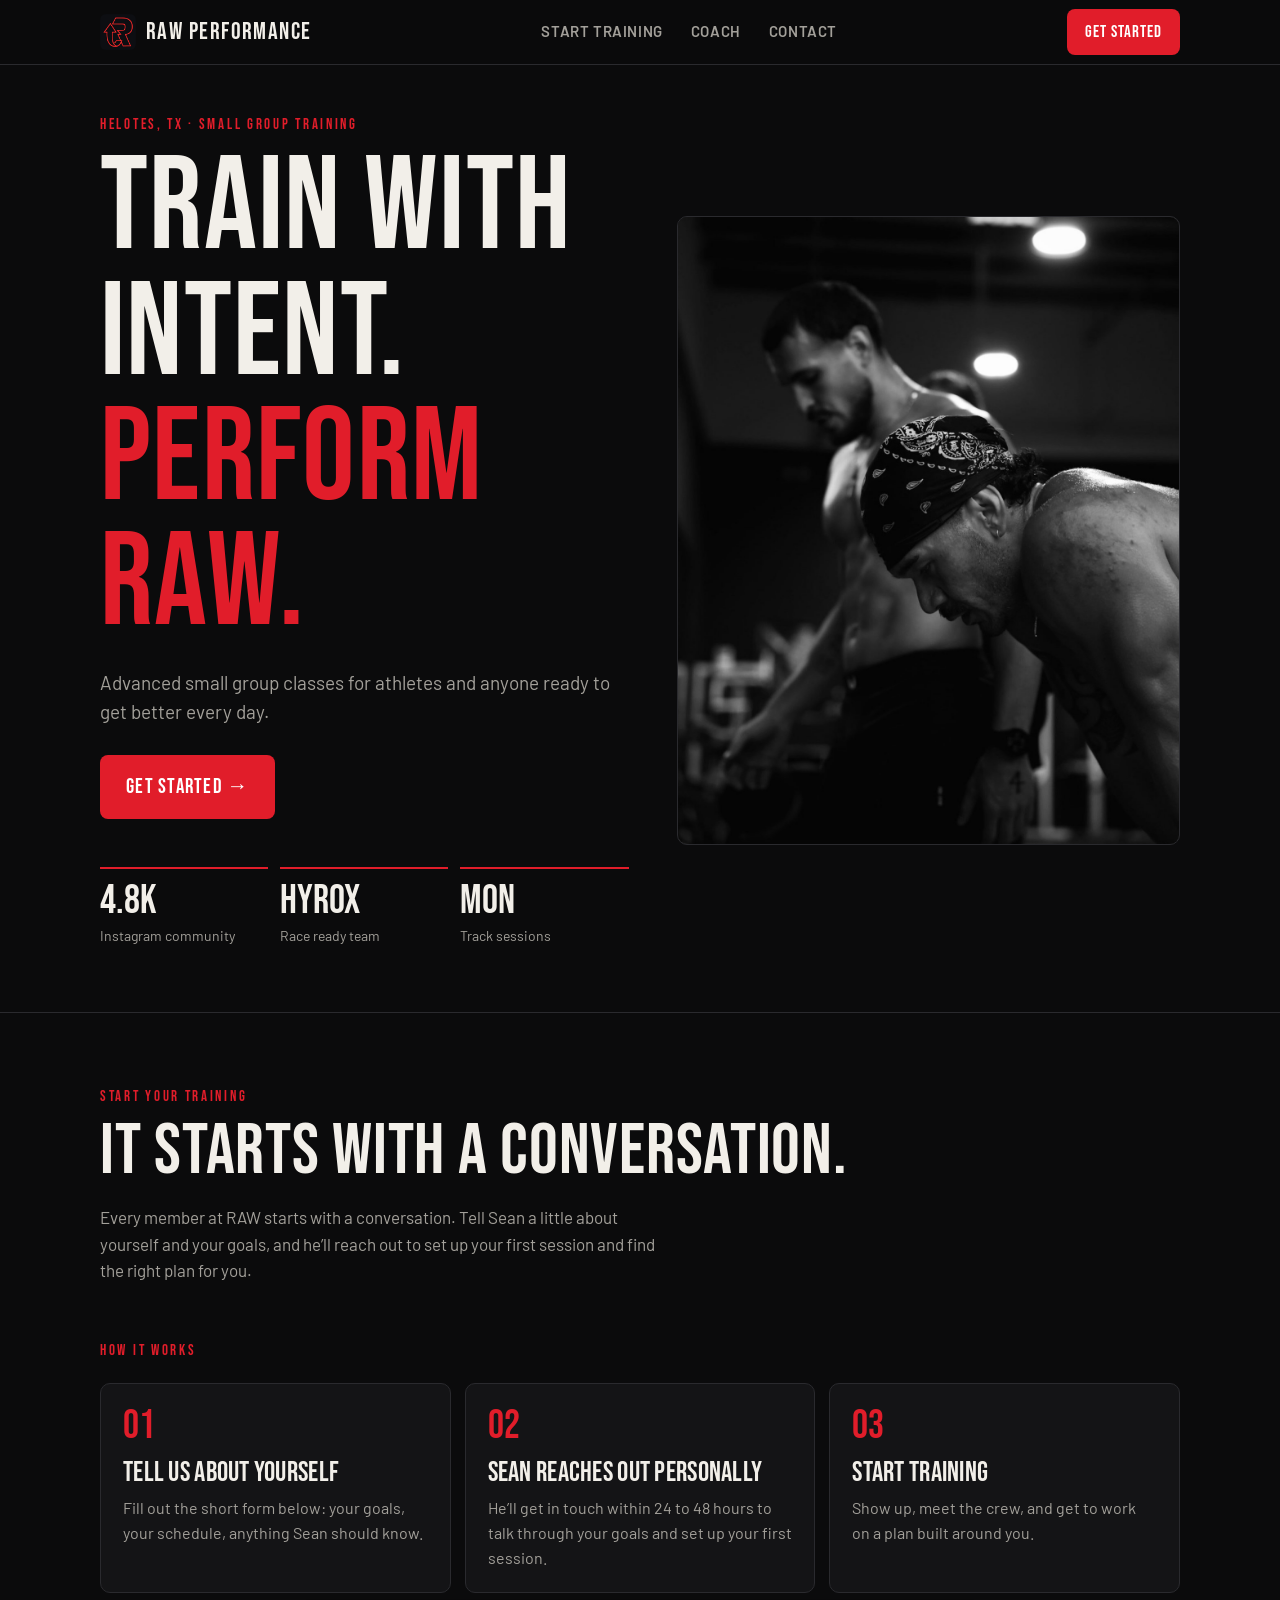
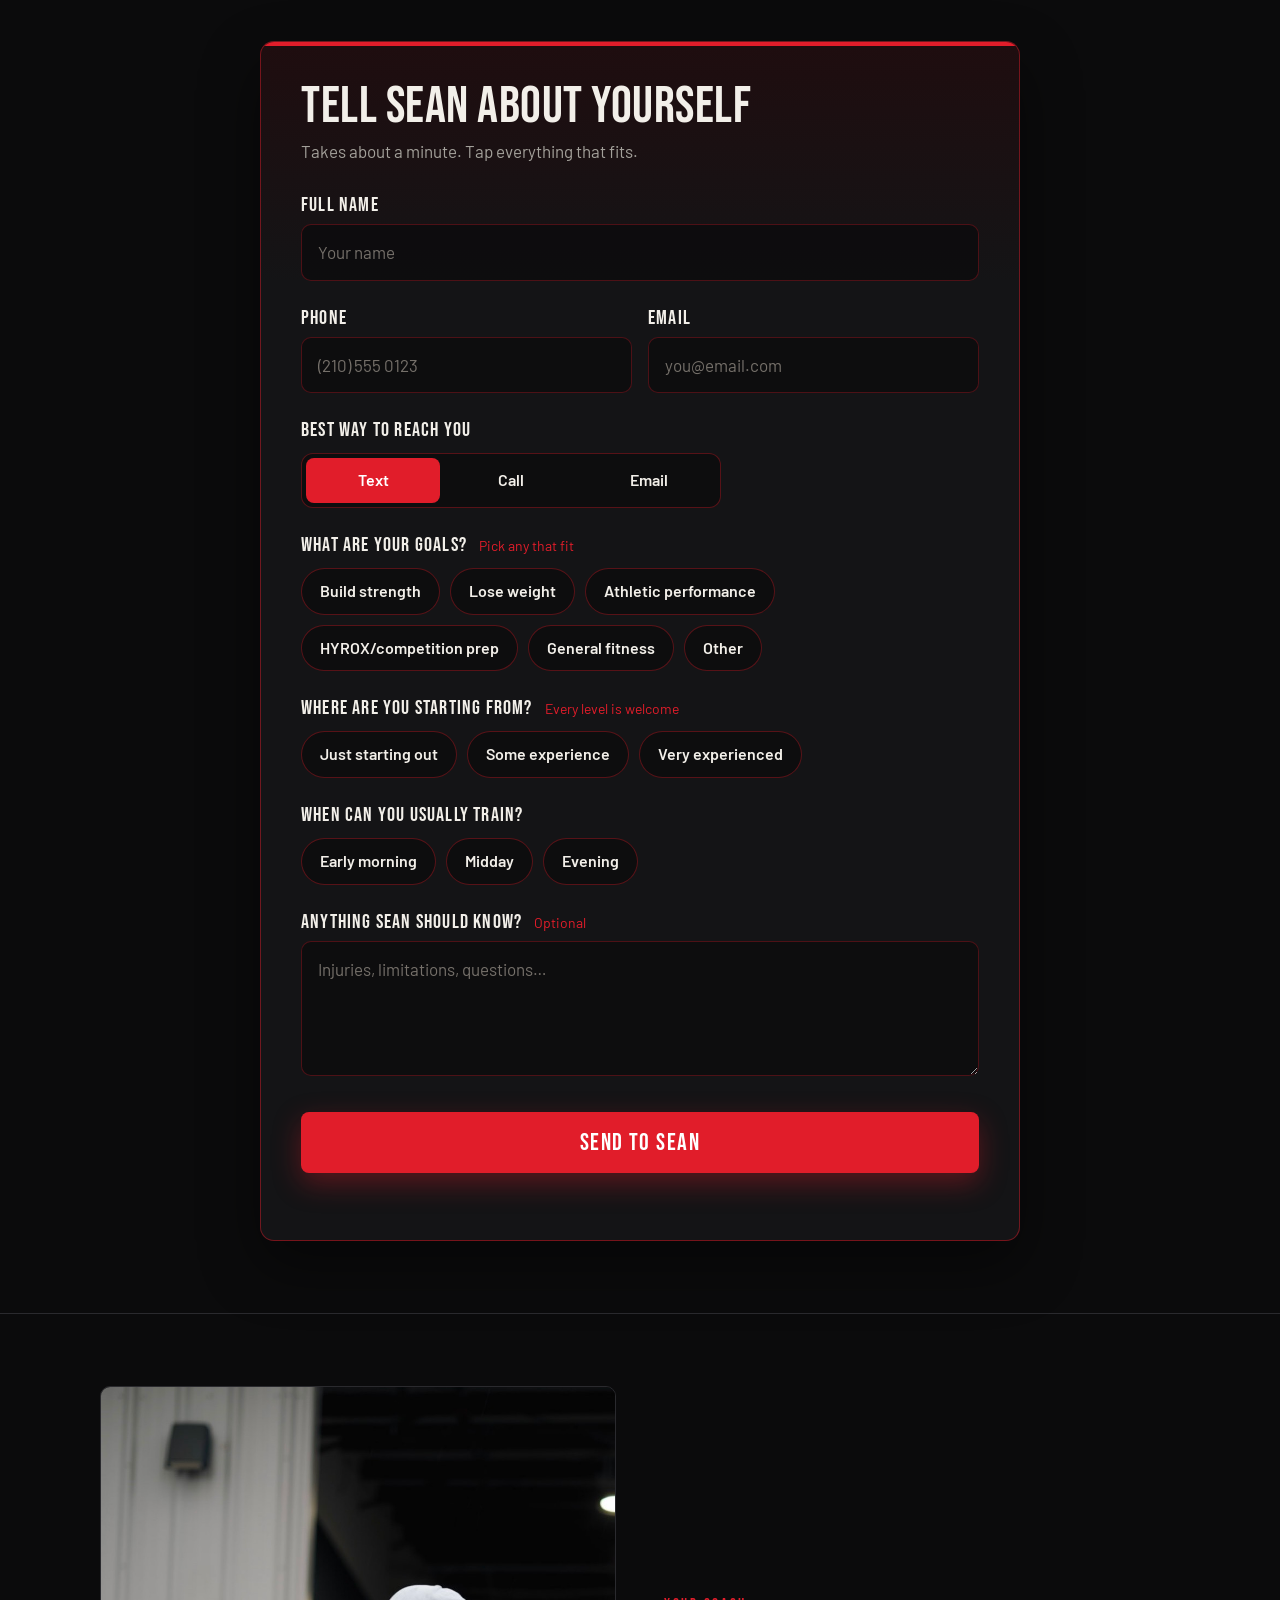
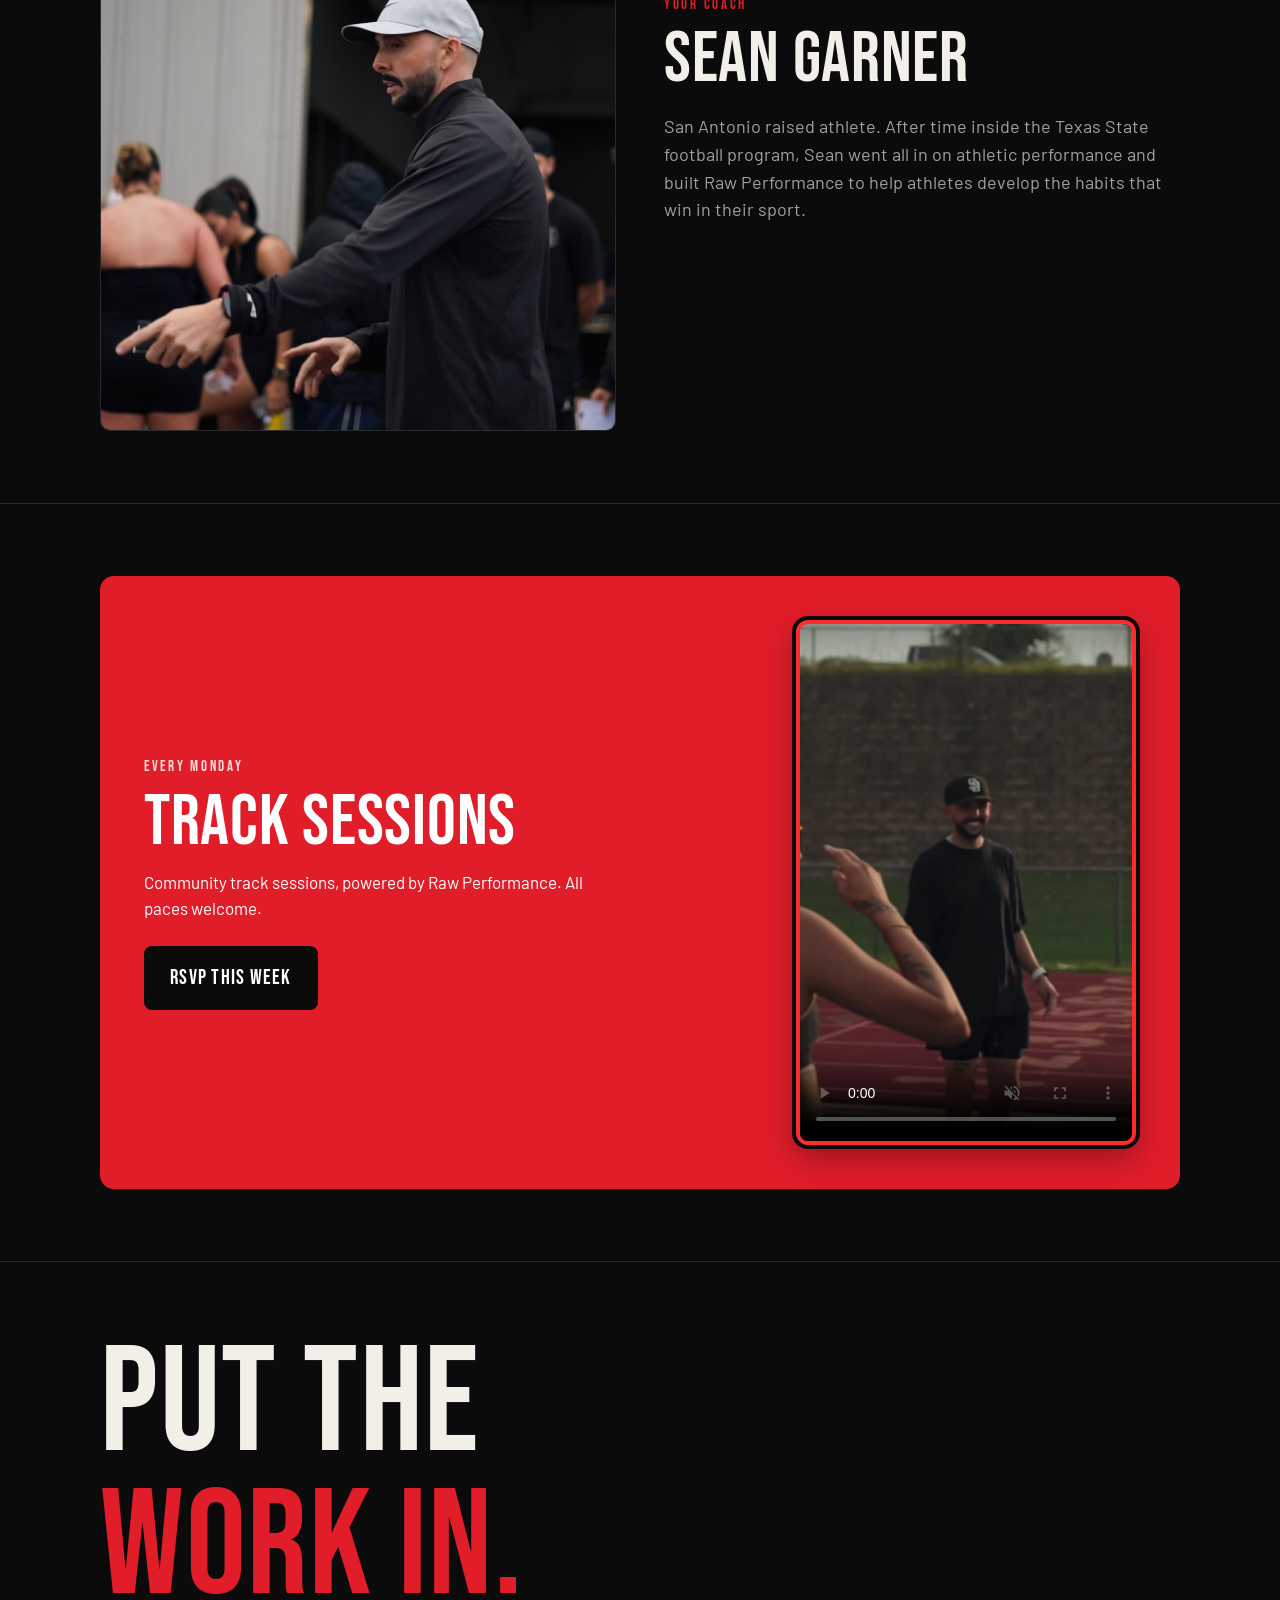
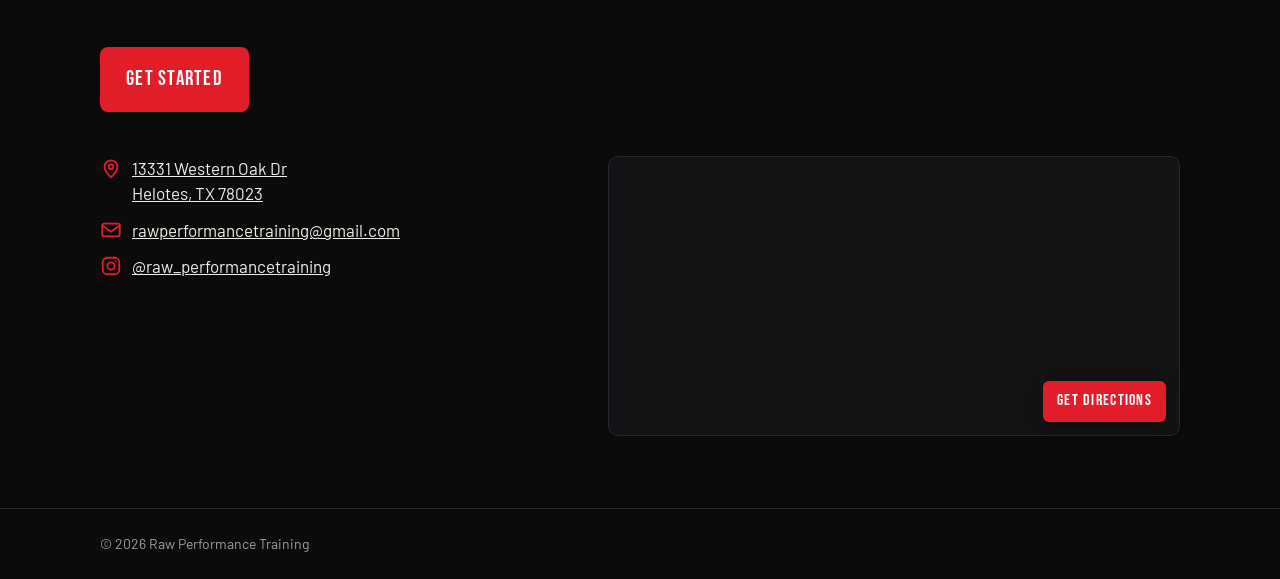
<file: index.html>
<!DOCTYPE html>
<html lang="en">
<head>
  <meta charset="UTF-8">
  <meta name="viewport" content="width=device-width, initial-scale=1">
  <title>Raw Performance Training | Helotes Small Group Training</title>
  <meta name="description" content="Raw Performance Training: advanced small group classes and athletic coaching in Helotes, TX. Strength, speed, mobility, endurance and HYROX prep.">
  <meta name="theme-color" content="#0b0b0c">
  <link rel="icon" href="favicon.png" type="image/png">
  <link rel="apple-touch-icon" href="apple-touch-icon.png">
  <link rel="preconnect" href="https://fonts.googleapis.com">
  <link rel="preconnect" href="https://fonts.gstatic.com" crossorigin>
  <link href="https://fonts.googleapis.com/css2?family=Barlow:ital,wght@0,400;0,600;1,400&family=Bebas+Neue&display=swap" rel="stylesheet">
  <link rel="stylesheet" href="styles.css">
</head>
<body>
  <header class="site-header">
    <div class="wrap">
      <a class="brand" href="#top"><img src="images/logo.png" alt="" width="36" height="36">RAW PERFORMANCE</a>
      <nav class="nav" id="nav" aria-label="Main">
        <a href="#get-started">Start Training</a>
        <a href="#coach">Coach</a>
        <a href="#contact">Contact</a>
      </nav>
      <div class="header-actions">
        <a class="btn btn-red btn-sm" href="#get-started">GET STARTED</a>
        <button class="menu-btn" id="menuBtn" aria-label="Open menu" aria-expanded="false" aria-controls="nav"><span></span></button>
      </div>
    </div>
  </header>

  <main id="top">
    <section class="hero">
      <div class="wrap hero-grid">
        <div>
          <span class="eyebrow">HELOTES, TX · SMALL GROUP TRAINING</span>
          <h1>TRAIN WITH INTENT.<br><span class="accent">PERFORM RAW.</span></h1>
          <p class="lede">Advanced small group classes for athletes and anyone ready to get better every day.</p>
          <div class="hero-ctas">
            <a class="btn btn-red" href="#get-started">GET STARTED →</a>
          </div>
          <div class="stats">
            <div class="stat"><strong>4.8K</strong><span>Instagram community</span></div>
            <div class="stat"><strong>HYROX</strong><span>Race ready team</span></div>
            <div class="stat"><strong>MON</strong><span>Track sessions</span></div>
          </div>
        </div>
        <!-- The two photos crossfade on a loop (see .hero-media in styles.css) -->
        <div class="hero-media">
          <img src="images/hero-1.jpg" alt="Athlete doing sandbag lunges during a Raw Performance class" width="1284" height="1549">
          <img src="images/hero-2.jpg" alt="Athletes catching their breath between sets at Raw Performance" width="1283" height="1536">
        </div>
      </div>
    </section>

    <section class="section" id="get-started">
      <div class="wrap">
        <span class="eyebrow">START YOUR TRAINING</span>
        <h2>IT STARTS WITH A CONVERSATION.</h2>
        <p class="lede">Every member at RAW starts with a conversation. Tell Sean a little about yourself and your goals, and he’ll reach out to set up your first session and find the right plan for you.</p>

        <span class="eyebrow subhead">HOW IT WORKS</span>
        <div class="steps">
          <div class="pillar"><b>01</b><h3>TELL US ABOUT YOURSELF</h3><p>Fill out the short form below: your goals, your schedule, anything Sean should know.</p></div>
          <div class="pillar"><b>02</b><h3>SEAN REACHES OUT PERSONALLY</h3><p>He’ll get in touch within 24 to 48 hours to talk through your goals and set up your first session.</p></div>
          <div class="pillar"><b>03</b><h3>START TRAINING</h3><p>Show up, meet the crew, and get to work on a plan built around you.</p></div>
        </div>

        <form class="intake" id="intake" novalidate>
          <h3>TELL SEAN ABOUT YOURSELF</h3>
          <p class="intake-sub">Takes about a minute. Tap everything that fits.</p>
          <!-- Spam honeypot: hidden from people; bots tick it and Web3Forms discards the submission -->
          <input type="checkbox" name="botcheck" class="hp" tabindex="-1" autocomplete="off" aria-hidden="true">

          <div class="field">
            <label for="name">Full name</label>
            <input id="name" name="name" type="text" autocomplete="name" placeholder="Your name" required>
          </div>
          <div class="field-row">
            <div class="field">
              <label for="phone">Phone</label>
              <input id="phone" name="phone" type="tel" autocomplete="tel" placeholder="(210) 555 0123" required>
            </div>
            <div class="field">
              <label for="email">Email</label>
              <input id="email" name="email" type="email" autocomplete="email" placeholder="you@email.com" required>
            </div>
          </div>
          <fieldset class="field">
            <legend>Best way to reach you</legend>
            <div class="choices segmented">
              <label class="chip"><input type="radio" name="contact_method" value="Text" checked> Text</label>
              <label class="chip"><input type="radio" name="contact_method" value="Call"> Call</label>
              <label class="chip"><input type="radio" name="contact_method" value="Email"> Email</label>
            </div>
          </fieldset>
          <fieldset class="field">
            <legend>What are your goals? <span class="hint">Pick any that fit</span></legend>
            <div class="choices">
              <label class="chip"><input type="checkbox" name="goals" value="Build strength"> Build strength</label>
              <label class="chip"><input type="checkbox" name="goals" value="Lose weight"> Lose weight</label>
              <label class="chip"><input type="checkbox" name="goals" value="Athletic performance"> Athletic performance</label>
              <label class="chip"><input type="checkbox" name="goals" value="HYROX/competition prep"> HYROX/competition prep</label>
              <label class="chip"><input type="checkbox" name="goals" value="General fitness"> General fitness</label>
              <label class="chip"><input type="checkbox" name="goals" value="Other"> Other</label>
            </div>
          </fieldset>
          <fieldset class="field">
            <legend>Where are you starting from? <span class="hint">Every level is welcome</span></legend>
            <div class="choices">
              <label class="chip"><input type="radio" name="experience" value="Just starting out"> Just starting out</label>
              <label class="chip"><input type="radio" name="experience" value="Some experience"> Some experience</label>
              <label class="chip"><input type="radio" name="experience" value="Very experienced"> Very experienced</label>
            </div>
          </fieldset>
          <fieldset class="field">
            <legend>When can you usually train?</legend>
            <div class="choices">
              <label class="chip"><input type="checkbox" name="availability" value="Early morning"> Early morning</label>
              <label class="chip"><input type="checkbox" name="availability" value="Midday"> Midday</label>
              <label class="chip"><input type="checkbox" name="availability" value="Evening"> Evening</label>
            </div>
          </fieldset>
          <div class="field">
            <label for="notes">Anything Sean should know? <span class="hint">Optional</span></label>
            <textarea id="notes" name="notes" rows="4" placeholder="Injuries, limitations, questions…"></textarea>
          </div>

          <button class="btn btn-red btn-block" type="submit" id="intakeSubmit">SEND TO SEAN</button>
          <p class="form-msg" id="intakeMsg" role="status" aria-live="polite"></p>
        </form>
        <div class="intake intake-done" id="intakeDone" tabindex="-1" hidden>
          <h3 id="intakeThanks"></h3>
          <p>Keep an eye on your phone. In the meantime, come say hi at Monday track sessions.</p>
        </div>
      </div>
    </section>

    <section class="section" id="coach">
      <div class="wrap coach-grid">
        <img class="coach-media" src="images/coach-sean.jpg" alt="Coach Sean Garner leading a Raw Performance class" width="943" height="1476" loading="lazy">
        <div>
          <span class="eyebrow">YOUR COACH</span>
          <h2>SEAN GARNER</h2>
          <p>San Antonio raised athlete. After time inside the Texas State football program, Sean went all in on athletic performance and built Raw Performance to help athletes develop the habits that win in their sport.</p>
        </div>
      </div>
    </section>

    <section class="section" id="runclub">
      <div class="wrap">
        <div class="runclub">
          <div>
            <span class="eyebrow">EVERY MONDAY</span>
            <h2>TRACK SESSIONS</h2>
            <p>Community track sessions, powered by Raw Performance. All paces welcome.</p>
            <a class="btn" href="https://www.instagram.com/raw_performancetraining/" target="_blank" rel="noopener">RSVP THIS WEEK</a>
          </div>
          <video class="runclub-video" src="images/run-club.mp4" poster="images/run-club-poster.jpg" width="720" height="1112" autoplay muted loop playsinline controls preload="metadata" aria-label="Track session highlights"></video>
        </div>
      </div>
    </section>

    <section class="section cta-final" id="contact">
      <div class="wrap">
        <h2>PUT THE<br><span class="accent">WORK IN.</span></h2>
        <a class="btn btn-red" href="#get-started">GET STARTED</a>
        <div class="contact-grid">
          <div class="contact-list">
            <address>
              <a class="contact-link" href="https://www.google.com/maps/dir/?api=1&amp;destination=13331+Western+Oak+Dr,+Helotes,+TX+78023" data-directions target="_blank" rel="noopener"><svg class="contact-icon" viewBox="0 0 24 24" aria-hidden="true"><path d="M12 21s-7-6.2-7-11.5a7 7 0 0 1 14 0C19 14.8 12 21 12 21z"/><circle cx="12" cy="9.5" r="2.5"/></svg><span>13331 Western Oak Dr<br>Helotes, TX 78023</span></a>
            </address>
            <a class="contact-link" href="mailto:rawperformancetraining@gmail.com"><svg class="contact-icon" viewBox="0 0 24 24" aria-hidden="true"><rect x="2.5" y="5" width="19" height="14" rx="2"/><path d="M2.5 7l9.5 7 9.5-7"/></svg><span>rawperformancetraining@gmail.com</span></a>
            <a class="contact-link" href="https://www.instagram.com/raw_performancetraining/" target="_blank" rel="noopener"><svg class="contact-icon" viewBox="0 0 24 24" aria-hidden="true"><rect x="3" y="3" width="18" height="18" rx="5"/><circle cx="12" cy="12" r="4"/><circle cx="17.3" cy="6.7" r="1" fill="currentColor" stroke="none"/></svg><span>@raw_performancetraining</span></a>
          </div>
          <div class="map-wrap">
            <iframe class="map" src="https://www.google.com/maps?q=13331+Western+Oak+Dr,+Helotes,+TX+78023&amp;output=embed" title="Map to Raw Performance Training, 13331 Western Oak Dr, Helotes" tabindex="-1" aria-hidden="true" loading="lazy" referrerpolicy="no-referrer-when-downgrade"></iframe>
            <!-- Covers the map so a tap opens directions (Apple Maps on Apple devices, Google Maps elsewhere; see script.js) -->
            <a class="map-link" href="https://www.google.com/maps/dir/?api=1&amp;destination=13331+Western+Oak+Dr,+Helotes,+TX+78023" data-directions target="_blank" rel="noopener"><span>GET DIRECTIONS</span></a>
          </div>
        </div>
      </div>
    </section>
  </main>

  <footer class="site-footer">
    <div class="wrap">© <span id="year">2026</span> Raw Performance Training</div>
  </footer>

  <script src="script.js"></script>
</body>
</html>
</file>
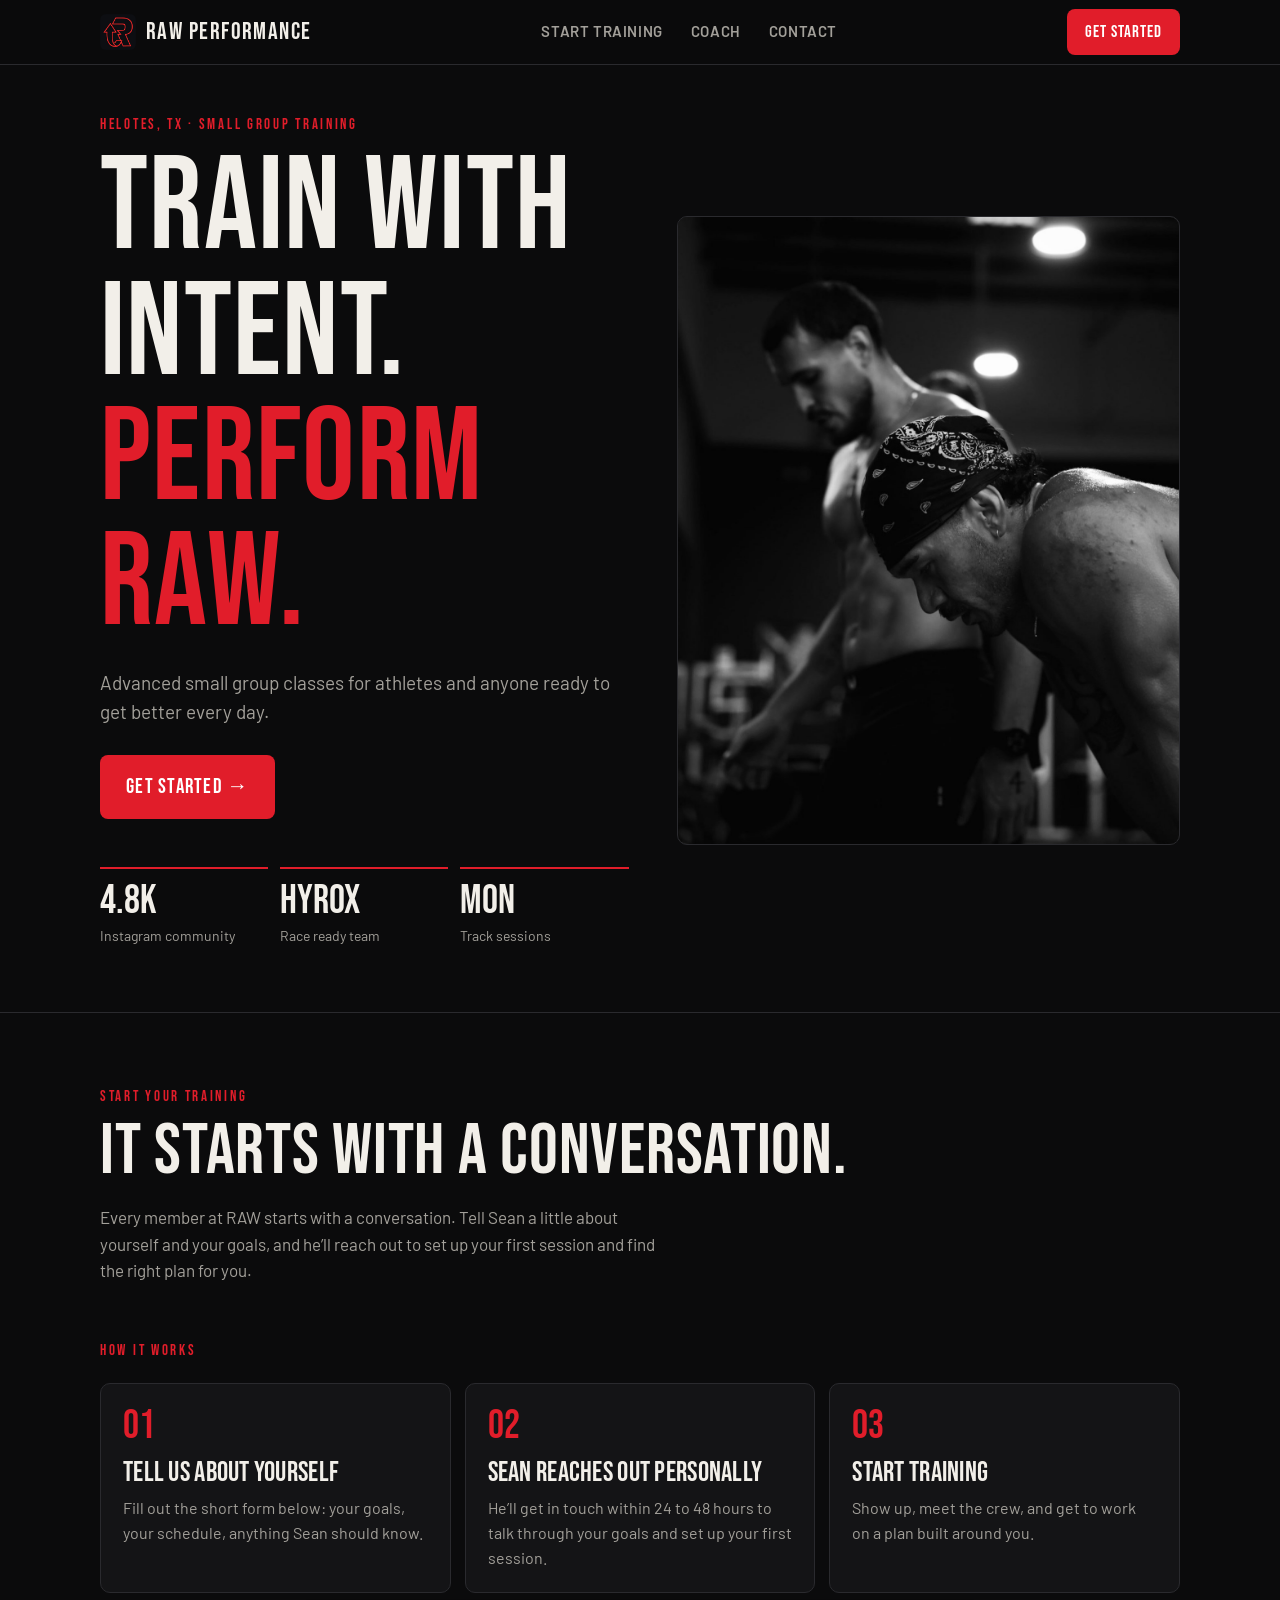
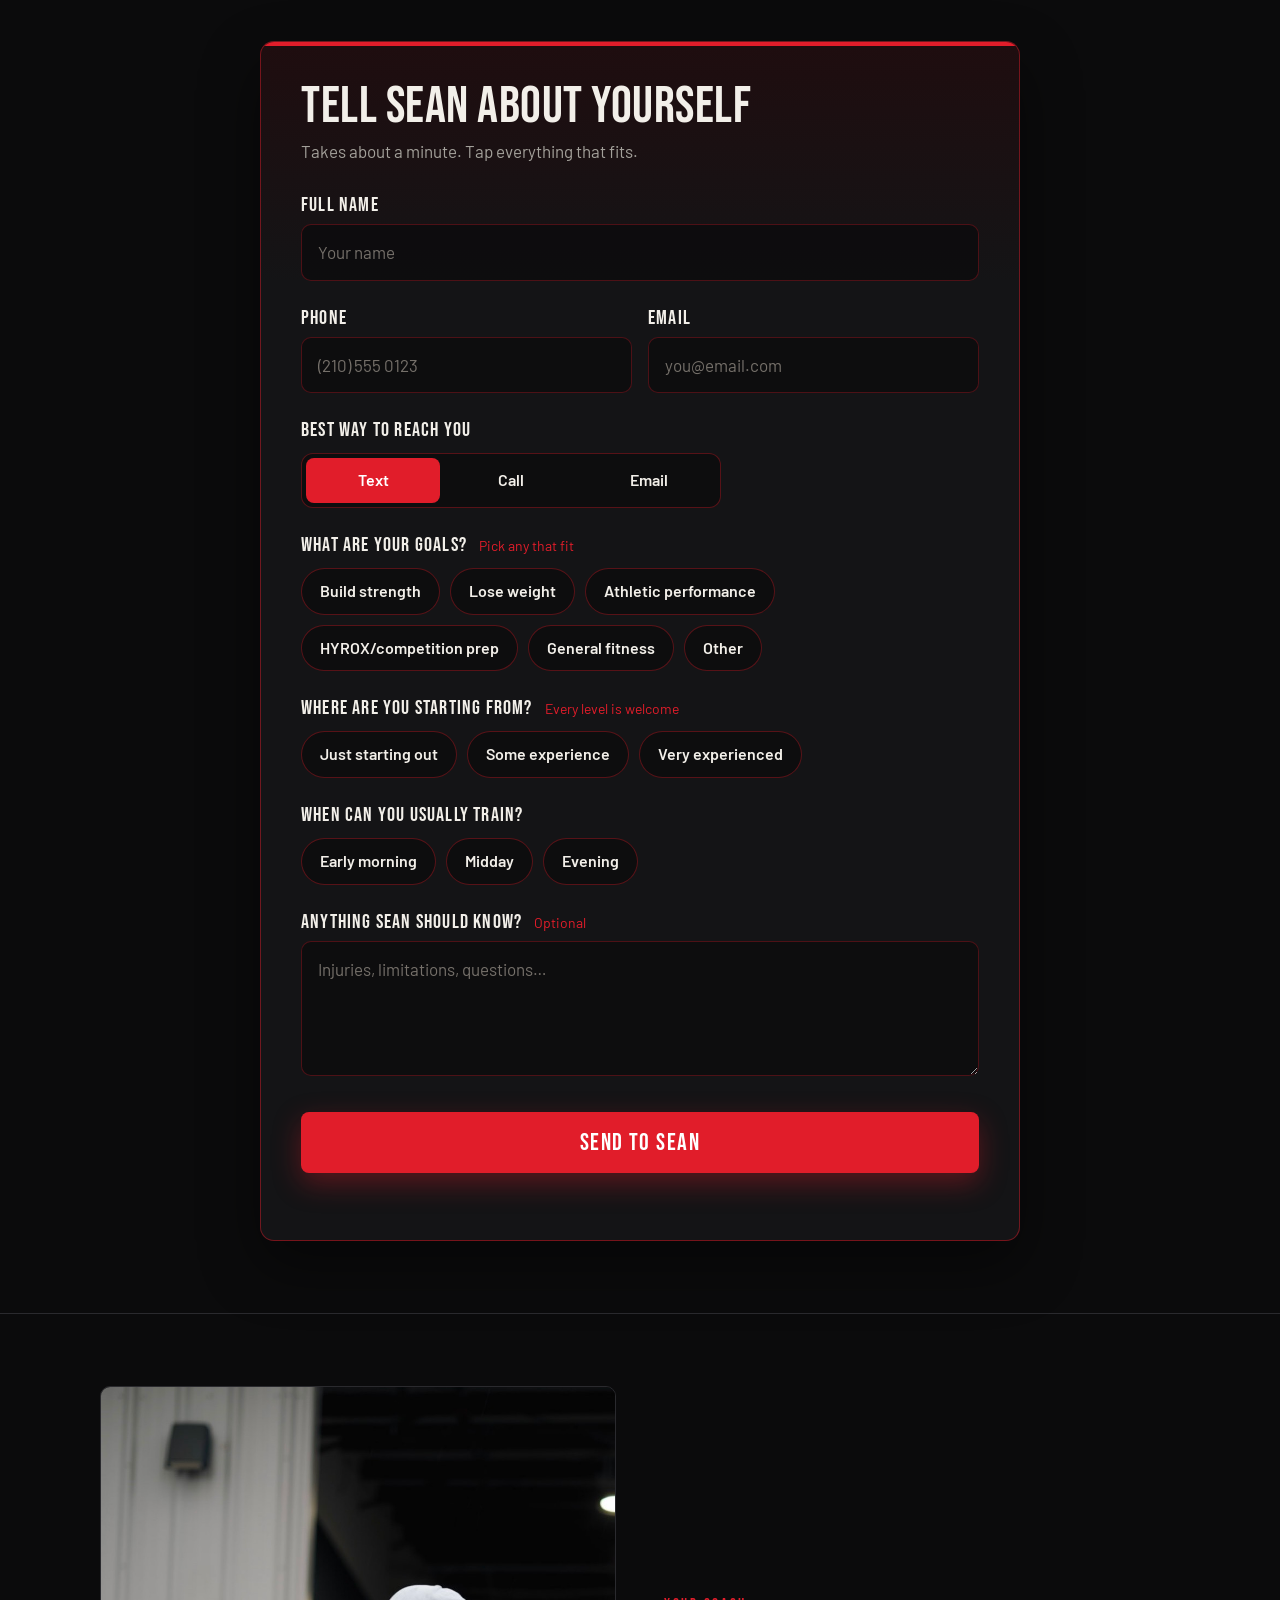
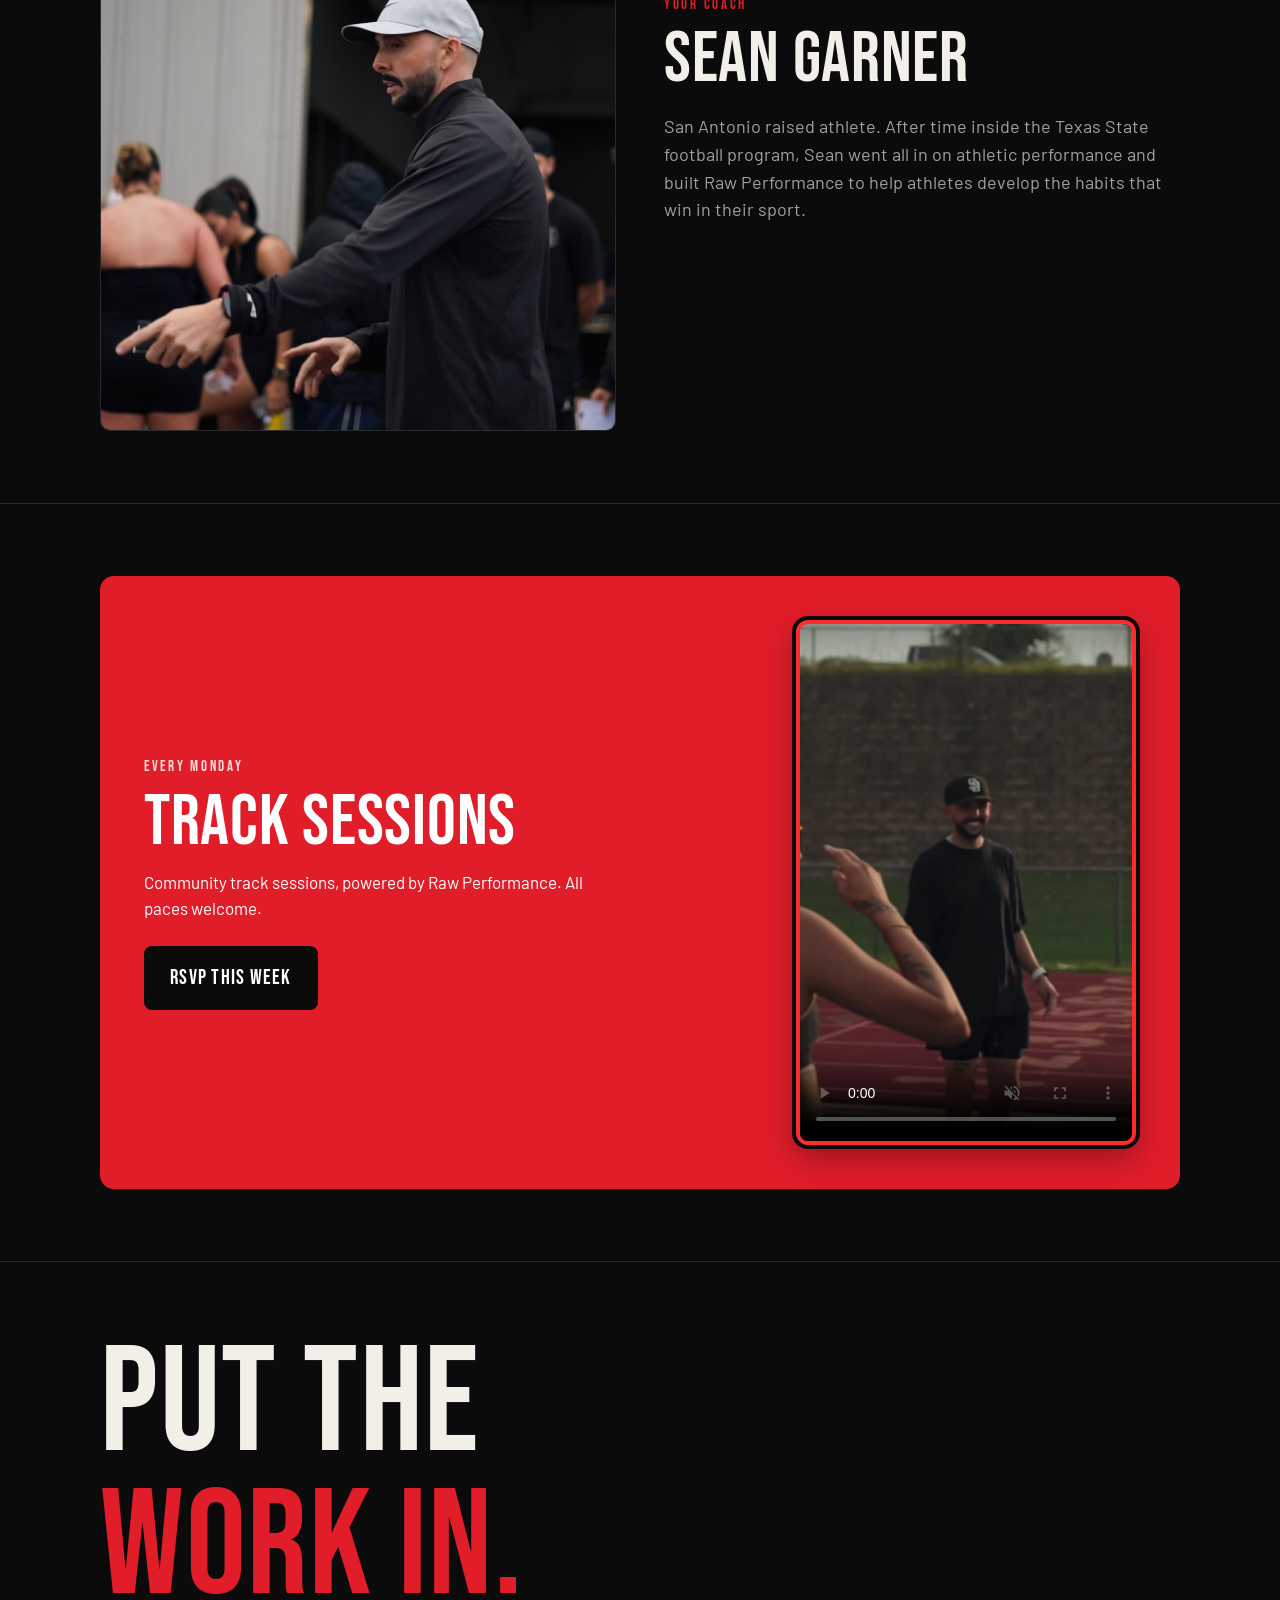
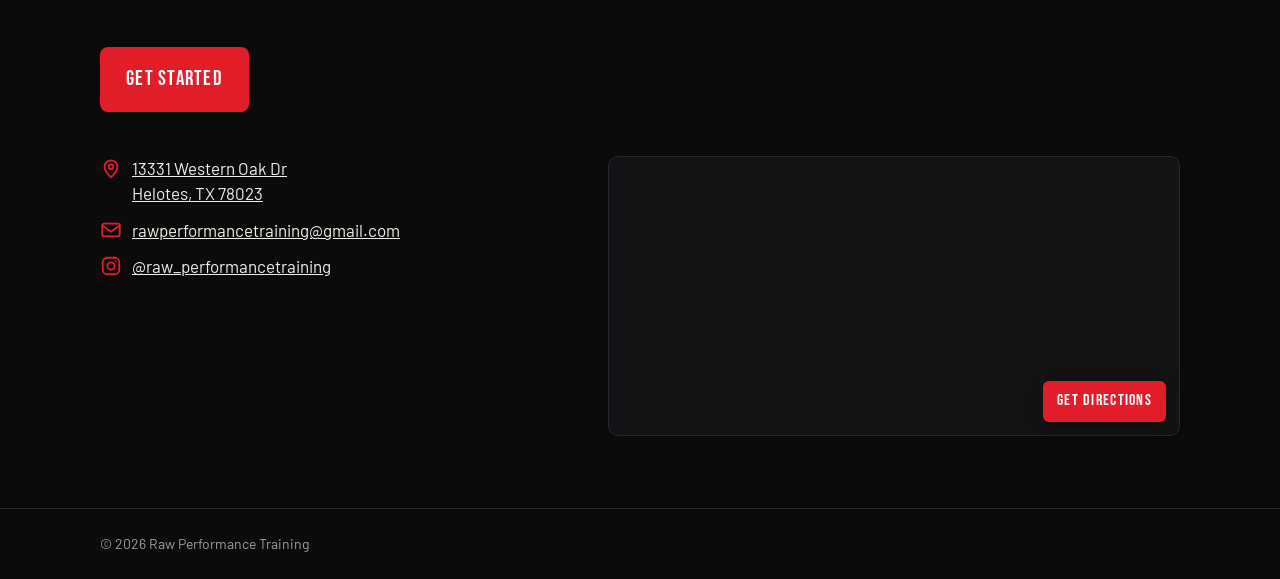
<file: join.html>
<!DOCTYPE html>
<html lang="en">
<head>
  <meta charset="UTF-8">
  <meta name="viewport" content="width=device-width, initial-scale=1">
  <title>Get Started | Raw Performance Training</title>
  <!-- The old online sign-up page. New members now start with the "Get Started" form on the
       homepage, so this page just forwards old links there. -->
  <meta http-equiv="refresh" content="0; url=index.html#get-started">
  <link rel="canonical" href="index.html#get-started">
  <meta name="robots" content="noindex">
  <meta name="theme-color" content="#0b0b0c">
  <link rel="icon" href="favicon.png" type="image/png">
  <script>
    location.replace("index.html#get-started");
  </script>
</head>
<body style="background:#0b0b0c;color:#f2efe9;font-family:system-ui,sans-serif">
  <p style="padding:20px"><a href="index.html#get-started" style="color:inherit">Continue to Raw Performance Training →</a></p>
</body>
</html>
</file>
<file: styles.css>
:root {
  --bg: #0b0b0c;
  --surface: #141416;
  --surface-2: #1b1b1e;
  --line: #2a2a2e;
  --text: #f2efe9;
  --muted: #a3a09a;
  --red: #e11d2a;
  --red-deep: #b3141f;
  --red-tint: #1f0d0f;
  --radius: 10px;
  --display: "Bebas Neue", "Oswald", Impact, sans-serif;
  --body: "Barlow", system-ui, -apple-system, "Segoe UI", sans-serif;
  --max: 1120px;
}

*, *::before, *::after { box-sizing: border-box; }
html { scroll-behavior: smooth; -webkit-text-size-adjust: 100%; }
body {
  margin: 0;
  background: var(--bg);
  color: var(--text);
  font-family: var(--body);
  font-size: 17px;
  line-height: 1.55;
  -webkit-font-smoothing: antialiased;
}
img { max-width: 100%; display: block; }
a { color: inherit; }
h1, h2, h3 { font-family: var(--display); font-weight: 400; letter-spacing: .01em; line-height: .95; margin: 0; }
p { margin: 0; }

.wrap { width: 100%; max-width: var(--max); margin: 0 auto; padding: 0 20px; }
.eyebrow {
  font-family: var(--display);
  color: var(--red);
  letter-spacing: .18em;
  font-size: 15px;
  margin-bottom: 10px;
  display: block;
}
.accent { color: var(--red); }
.section { padding: 72px 0; border-top: 1px solid var(--line); }
.section h2 { font-size: clamp(44px, 7vw, 72px); margin-bottom: 18px; }
.lede { color: var(--muted); max-width: 560px; }

/* Buttons */
.btn {
  display: inline-flex; align-items: center; justify-content: center; gap: 10px;
  font-family: var(--display); font-size: 21px; letter-spacing: .06em;
  text-decoration: none; cursor: pointer;
  padding: 14px 24px; min-height: 52px;
  border-radius: 8px; border: 2px solid transparent;
  transition: background .15s, border-color .15s, color .15s, transform .1s;
}
.btn:active { transform: translateY(1px); }
.btn-red { background: var(--red); color: #fff; }
.btn-red:hover { background: var(--red-deep); }
.btn-outline { border-color: var(--red); color: #fff; background: var(--red-tint); }
.btn-outline:hover { background: var(--red); }
.btn-sm { font-size: 17px; padding: 8px 16px; min-height: 40px; }
.btn-block { width: 100%; }
.btn:focus-visible, a:focus-visible, input:focus-visible {
  outline: 2px solid var(--red); outline-offset: 3px;
}

/* Header */
.site-header {
  position: sticky; top: 0; z-index: 20;
  background: rgba(11, 11, 12, .92);
  backdrop-filter: blur(8px);
  border-bottom: 1px solid var(--line);
}
.site-header .wrap { display: flex; align-items: center; justify-content: space-between; height: 64px; gap: 16px; }
.brand { display: flex; align-items: center; gap: 10px; text-decoration: none; font-family: var(--display); font-size: 24px; letter-spacing: .06em; }
.brand img { width: 36px; height: 36px; border-radius: 6px; }
.nav { display: flex; align-items: center; gap: 28px; }
.nav a:not(.btn) { text-decoration: none; color: var(--muted); font-weight: 600; font-size: 15px; letter-spacing: .04em; text-transform: uppercase; }
.nav a:not(.btn):hover { color: var(--text); }
.header-actions { display: flex; align-items: center; gap: 10px; }
.brand, .header-actions .btn { white-space: nowrap; }
.menu-btn {
  display: none; width: 44px; height: 40px; border-radius: 8px;
  background: var(--surface-2); border: 1px solid var(--line); color: var(--text); cursor: pointer;
}
.menu-btn span, .menu-btn span::before, .menu-btn span::after {
  display: block; width: 18px; height: 2px; background: currentColor; margin: 0 auto; position: relative; content: "";
}
.menu-btn span::before { position: absolute; top: -6px; }
.menu-btn span::after { position: absolute; top: 6px; }

/* Hero */
.hero { padding: 48px 0 64px; }
.hero-grid { display: grid; grid-template-columns: 1.05fr 1fr; gap: 48px; align-items: center; }
.hero h1 { font-size: clamp(64px, 11vw, 132px); margin: 4px 0 20px; }
.hero p.lede { font-size: 19px; margin-bottom: 28px; }
.hero-ctas { display: flex; flex-wrap: wrap; gap: 12px; }
.placeholder {
  background:
    repeating-linear-gradient(135deg, transparent 0 14px, rgba(255,255,255,.025) 14px 28px),
    var(--surface);
  border: 1px dashed #3a3a3f; border-radius: var(--radius);
  color: var(--muted); font-size: 14px; text-align: center;
  display: flex; align-items: center; justify-content: center; padding: 24px;
}
.hero-media { aspect-ratio: 4 / 5; position: relative; overflow: hidden; border-radius: var(--radius); border: 1px solid var(--line); background: var(--surface); }
.hero-media img { position: absolute; inset: 0; width: 100%; height: 100%; object-fit: cover; object-position: 50% 35%; }
/* 12s loop: each photo holds ~4.5s, with a ~1.5s crossfade between them */
.hero-media img:nth-child(2) { animation: hero-fade 12s ease-in-out infinite; }
@keyframes hero-fade {
  0%, 37.5% { opacity: 0; }
  50%, 87.5% { opacity: 1; }
  100% { opacity: 0; }
}
.stats { display: grid; grid-template-columns: repeat(3, 1fr); gap: 12px; margin-top: 48px; }
.stat { border-top: 2px solid var(--red); padding-top: 12px; }
.stat strong { display: block; font-family: var(--display); font-size: 40px; font-weight: 400; line-height: 1; }
.stat span { color: var(--muted); font-size: 14px; }

/* Pillars */
.pillar { background: var(--surface); border: 1px solid var(--line); border-radius: var(--radius); padding: 22px; min-height: 130px; transition: border-color .15s; }
.pillar:hover { border-color: var(--red); }
.pillar b { display: block; font-family: var(--display); font-weight: 400; color: var(--red); font-size: 40px; line-height: 1; margin-bottom: 14px; }
.pillar h3 { font-size: 28px; }

/* Coach */
.coach-grid { display: grid; grid-template-columns: 1fr 1fr; gap: 48px; align-items: center; }
.coach-media { aspect-ratio: 4 / 5; width: 100%; height: auto; object-fit: cover; object-position: 60% 30%; border-radius: var(--radius); border: 1px solid var(--line); }
.coach-grid p { color: var(--muted); font-size: 18px; }

/* Run club */
.runclub {
  background: var(--red); color: #fff; border-radius: 14px;
  padding: 44px; display: grid; grid-template-columns: 1fr minmax(0, 340px); gap: 40px; align-items: center;
  position: relative; overflow: hidden;
}
.runclub .eyebrow { color: #fff; opacity: .85; }
.runclub h2 { font-size: clamp(44px, 7vw, 72px); margin-bottom: 12px; }
.runclub p { max-width: 480px; }
.runclub .btn { background: var(--bg); color: #fff; }
.runclub .btn:hover { background: #000; }
.runclub p + .btn { margin-top: 24px; }
/* Bright red border, separated from the red card by a dark ring so it stays visible */
.runclub-video {
  display: block; width: 100%; max-width: 340px; height: auto; aspect-ratio: 720 / 1112;
  object-fit: cover; background: var(--bg);
  border: 4px solid #ff2b2b; border-radius: 12px;
  box-shadow: 0 0 0 4px var(--bg), 0 12px 32px rgba(0, 0, 0, .35);
}

/* Footer / contact */
.cta-final h2 { font-size: clamp(72px, 13vw, 150px); margin-bottom: 28px; }
.contact-grid { display: grid; grid-template-columns: 1fr 1.2fr; gap: 32px; margin-top: 44px; align-items: stretch; }
.contact-list { display: grid; gap: 10px; color: var(--muted); align-content: start; }
.contact-list a { color: var(--text); }
.contact-list address { font-style: normal; line-height: 1.5; }
.contact-link { display: inline-flex; align-items: center; gap: 10px; }
.contact-link span { overflow-wrap: anywhere; }
address .contact-link { align-items: flex-start; }
address .contact-icon { margin-top: 2px; }
.contact-icon { flex: none; width: 22px; height: 22px; fill: none; stroke: var(--red); color: var(--red); stroke-width: 2; stroke-linecap: round; stroke-linejoin: round; }
.contact-link:hover .contact-icon { stroke: var(--text); color: var(--text); }
.map-wrap { position: relative; display: flex; }
.map { width: 100%; min-height: 280px; border: 1px solid var(--line); border-radius: var(--radius); background: var(--surface); }
.map-link { position: absolute; inset: 0; border-radius: var(--radius); display: flex; align-items: flex-end; justify-content: flex-end; padding: 14px; text-decoration: none; }
.map-link span { background: var(--red); color: #fff; font-family: var(--display); letter-spacing: .08em; font-size: 16px; padding: 8px 14px; border-radius: 6px; box-shadow: 0 6px 18px rgba(0, 0, 0, .4); }
.map-link:hover span { background: #000; }
.site-footer { border-top: 1px solid var(--line); padding: 24px 0; color: var(--muted); font-size: 14px; }

/* Get Started intake form */
.subhead { margin-top: 56px; margin-bottom: 0; }
.steps { display: grid; grid-template-columns: repeat(3, 1fr); gap: 14px; margin-top: 20px; }
.steps .pillar h3 { margin-bottom: 10px; }
.steps .pillar p { color: var(--muted); font-size: 16px; }
.intake {
  max-width: 760px; margin: 48px auto 0; scroll-margin-top: 84px; position: relative; overflow: hidden;
  background: linear-gradient(180deg, var(--red-tint), var(--surface) 240px);
  border: 1px solid rgba(225, 29, 42, .45); border-radius: 14px; padding: 40px;
  box-shadow: 0 24px 60px rgba(0, 0, 0, .45);
}
.intake::before { content: ""; position: absolute; top: 0; left: 0; right: 0; height: 4px; background: var(--red); }
.intake h3 { font-size: clamp(36px, 5.5vw, 52px); }
.intake-sub { color: var(--muted); margin: 6px 0 30px; }
.intake-done { text-align: center; }
.intake-done:focus { outline: none; }
.intake-done h3 { line-height: 1.05; margin-bottom: 14px; }
.intake-done p { color: var(--muted); }
.hp { position: absolute; left: -9999px; width: 1px; height: 1px; opacity: 0; }

.field { display: grid; gap: 8px; margin: 0 0 26px; }
fieldset.field { border: 0; padding: 0; min-width: 0; }
.field label:not(.chip), .field legend {
  font-family: var(--display); font-size: 20px; letter-spacing: .06em; line-height: 1.1; padding: 0;
}
.field legend { margin-bottom: 12px; }
.hint { font-family: var(--body); letter-spacing: 0; font-size: 14px; color: var(--red); margin-left: 8px; }
.field-row { display: grid; grid-template-columns: 1fr 1fr; gap: 0 16px; }
.field input:not([type="radio"]):not([type="checkbox"]), .field select, .field textarea {
  font: inherit; color: var(--text); background: rgba(11, 11, 12, .7);
  border: 1px solid rgba(225, 29, 42, .3); border-radius: 10px;
  padding: 14px 16px; min-height: 54px; width: 100%;
  transition: border-color .15s, box-shadow .15s;
}
.field select {
  color-scheme: dark; cursor: pointer; appearance: none; -webkit-appearance: none; padding-right: 48px;
  background-image: url("data:image/svg+xml,%3Csvg xmlns='http://www.w3.org/2000/svg' width='14' height='9' viewBox='0 0 14 9'%3E%3Cpath d='M1 1l6 6 6-6' fill='none' stroke='%23e11d2a' stroke-width='2.5'/%3E%3C/svg%3E");
  background-repeat: no-repeat; background-position: right 18px center;
}
.field textarea { resize: vertical; min-height: 120px; }
.field input::placeholder, .field textarea::placeholder { color: #75706a; }
.field input:focus, .field select:focus, .field textarea:focus {
  outline: none; border-color: var(--red); box-shadow: 0 0 0 3px rgba(225, 29, 42, .25);
}
.field [aria-invalid="true"] { border-color: var(--red); box-shadow: 0 0 0 3px rgba(225, 29, 42, .35); }

/* Tappable chips in place of plain checkboxes and radio dots */
.choices { display: flex; flex-wrap: wrap; gap: 10px; }
.chip {
  position: relative; display: inline-flex; align-items: center; gap: 8px;
  min-height: 46px; padding: 10px 18px; border-radius: 999px; cursor: pointer; user-select: none;
  font-weight: 600; font-size: 16px; color: var(--text);
  background: rgba(11, 11, 12, .7); border: 1px solid rgba(225, 29, 42, .35);
  transition: background .15s, border-color .15s, transform .1s;
}
.chip:hover { border-color: var(--red); }
.chip:active { transform: scale(.97); }
.chip input { position: absolute; opacity: 0; width: 1px; height: 1px; margin: 0; pointer-events: none; }
.chip:has(input:checked) { background: var(--red); border-color: var(--red); color: #fff; }
.chip:has(input[type="checkbox"]:checked)::before { content: "✓"; font-weight: 700; }
.chip:has(input:focus-visible) { outline: 2px solid #fff; outline-offset: 2px; }
/* Text / Call / Email as a single three-way toggle */
.segmented {
  display: grid; grid-template-columns: repeat(3, 1fr); gap: 4px; padding: 4px; max-width: 420px;
  background: rgba(11, 11, 12, .7); border: 1px solid rgba(225, 29, 42, .35); border-radius: 12px;
}
.segmented .chip { justify-content: center; border: 0; border-radius: 8px; background: transparent; min-height: 44px; }

.intake .btn { margin-top: 10px; min-height: 60px; font-size: 24px; box-shadow: 0 10px 28px rgba(225, 29, 42, .35); }
.intake .btn:disabled { opacity: .7; cursor: progress; }
.form-msg { margin-top: 12px; color: var(--muted); font-size: 15px; text-align: center; min-height: 1em; }
.form-msg.error { color: #ff6b74; }

/* Responsive */
@media (max-width: 900px) {
  .hero-grid, .coach-grid, .contact-grid { grid-template-columns: 1fr; gap: 32px; }
  .steps { grid-template-columns: 1fr; }
  .runclub { grid-template-columns: 1fr; padding: 32px 24px; gap: 32px; }
  .runclub-video { justify-self: center; max-width: 260px; }
  .hero-media { aspect-ratio: 4 / 5; width: 100%; max-width: 440px; justify-self: center; }
  .hero-media img { object-position: 50% 50%; }
  .coach-media { aspect-ratio: 2 / 3; max-width: 440px; justify-self: center; object-position: 70% 28%; order: -1; }
}
@media (max-width: 760px) {
  .runclub-video { max-width: 210px; }
  .menu-btn { display: inline-block; }
  .nav {
    display: none; position: absolute; top: 64px; left: 0; right: 0;
    flex-direction: column; align-items: stretch; gap: 0;
    background: var(--bg); border-bottom: 1px solid var(--line); padding: 8px 20px 16px;
  }
  .nav.open { display: flex; }
  .nav a:not(.btn) { padding: 14px 0; border-bottom: 1px solid var(--line); }
  .hero-ctas .btn { width: 100%; }
  .section { padding: 56px 0; }
  .stat strong { font-size: 32px; }
  .intake { padding: 32px 18px 26px; }
  .segmented { max-width: none; }
  .hint { display: block; margin: 4px 0 0; }
  .field-row { grid-template-columns: 1fr; }
}
/* Small phones: tighten the header so the brand and GET STARTED stay on one line */
@media (max-width: 400px) {
  .site-header .wrap { gap: 10px; }
  .brand { font-size: 20px; gap: 8px; }
  .brand img { width: 30px; height: 30px; }
  .header-actions { gap: 8px; }
  .header-actions .btn-sm { font-size: 15px; padding: 8px 10px; }
}
@media (prefers-reduced-motion: reduce) {
  html { scroll-behavior: auto; }
  * { transition: none !important; }
  .hero-media img:nth-child(2) { animation: none; opacity: 0; }
}
</file>
